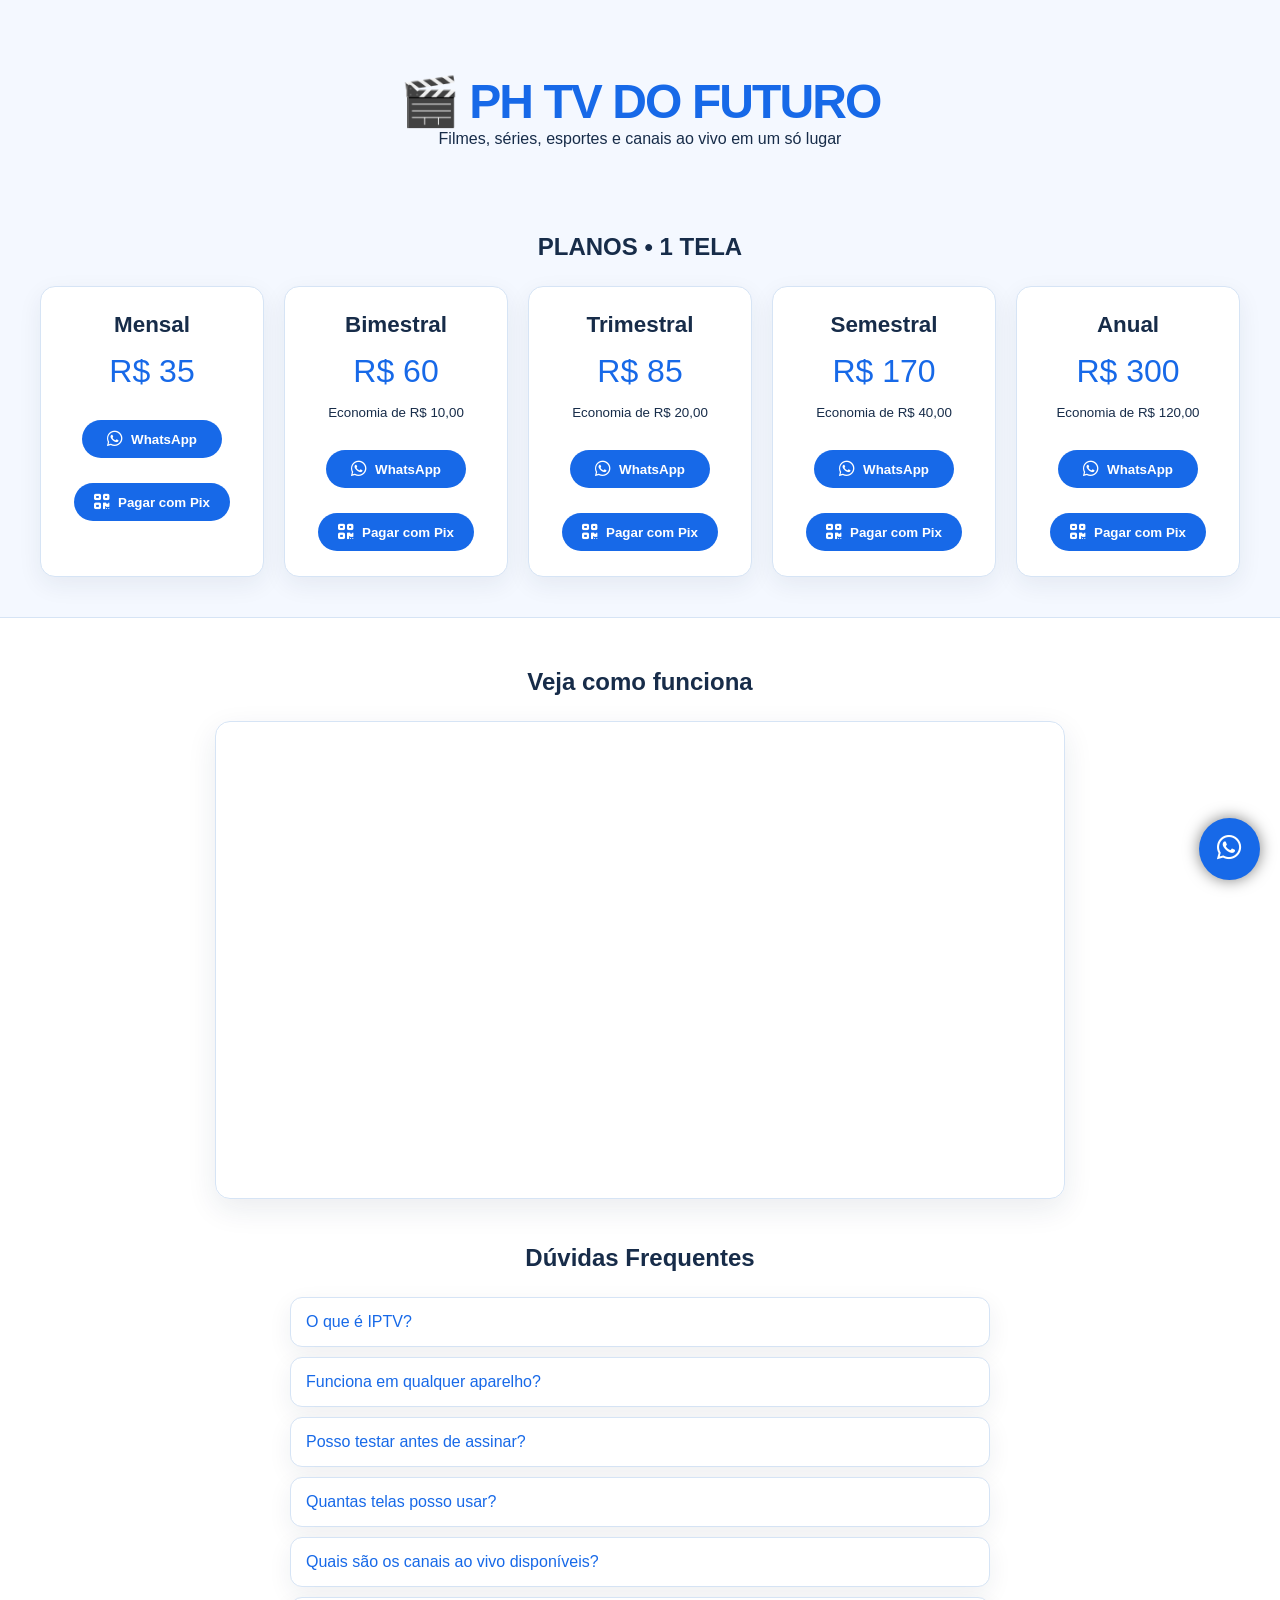
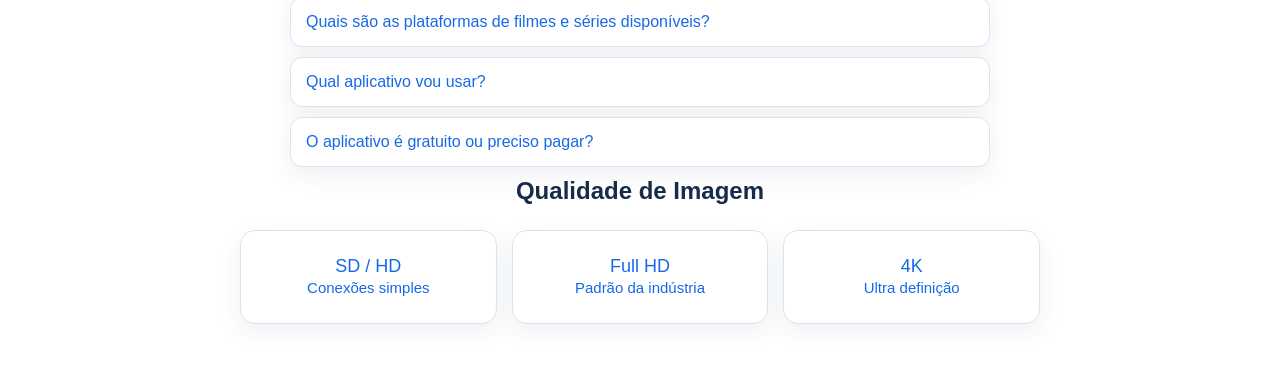
<file: index.html>
<!DOCTYPE html>
<html lang="pt-BR">
<head>
<meta charset="utf-8"/>
<title>PH TV DO FUTURO</title>
<meta content="width=device-width, initial-scale=1.0" name="viewport"/>
<link href="style.css" rel="stylesheet"/>
<link href="https://cdnjs.cloudflare.com/ajax/libs/font-awesome/6.5.1/css/all.min.css" rel="stylesheet"/>
</head>
<body>
<header class="hero">
<h1>🎬 PH TV DO FUTURO</h1>
<p>Filmes, séries, esportes e canais ao vivo em um só lugar</p>
</header>

<section class="plans">
<h2>PLANOS • 1 TELA</h2>
<div class="cards">
<div class="card">
<h3>Mensal</h3>
<p class="price">R$ 35</p>
<div class="btn-group">
<button class="btn btn-whatsapp" onclick="contratarPlano('Mensal', '1 Tela', 35)" type="button"><i class="fa-brands fa-whatsapp"></i> WhatsApp</button>
<button class="btn btn-pix" onclick="abrirPagamentoPix('Mensal', '1 Tela', 35)" type="button"><i class="fa-solid fa-qrcode"></i> Pagar com Pix</button>
</div>
</div>
<div class="card">
<h3>Bimestral</h3>
<p class="price">R$ 60</p>
<small>Economia de R$ 10,00</small>
<div class="btn-group">
<button class="btn btn-whatsapp" onclick="contratarPlano('Bimestral', '1 Tela', 60)" type="button"><i class="fa-brands fa-whatsapp"></i> WhatsApp</button>
<button class="btn btn-pix" onclick="abrirPagamentoPix('Bimestral', '1 Tela', 60)" type="button"><i class="fa-solid fa-qrcode"></i> Pagar com Pix</button>
</div>
</div>
<div class="card">
<h3>Trimestral</h3>
<p class="price">R$ 85</p>
<small>Economia de R$ 20,00</small>
<div class="btn-group">
<button class="btn btn-whatsapp" onclick="contratarPlano('Trimestral', '1 Tela', 85)" type="button"><i class="fa-brands fa-whatsapp"></i> WhatsApp</button>
<button class="btn btn-pix" onclick="abrirPagamentoPix('Trimestral', '1 Tela', 85)" type="button"><i class="fa-solid fa-qrcode"></i> Pagar com Pix</button>
</div>
</div>
<div class="card">
<h3>Semestral</h3>
<p class="price">R$ 170</p>
<small>Economia de R$ 40,00</small>
<div class="btn-group">
<button class="btn btn-whatsapp" onclick="contratarPlano('Semestral', '1 Tela', 170)" type="button"><i class="fa-brands fa-whatsapp"></i> WhatsApp</button>
<button class="btn btn-pix" onclick="abrirPagamentoPix('Semestral', '1 Tela', 170)" type="button"><i class="fa-solid fa-qrcode"></i> Pagar com Pix</button>
</div>
</div>
<div class="card">
<h3>Anual</h3>
<p class="price">R$ 300</p>
<small>Economia de R$ 120,00</small>
<div class="btn-group">
<button class="btn btn-whatsapp" onclick="contratarPlano('Anual', '1 Tela', 300)" type="button"><i class="fa-brands fa-whatsapp"></i> WhatsApp</button>
<button class="btn btn-pix" onclick="abrirPagamentoPix('Anual', '1 Tela', 300)" type="button"><i class="fa-solid fa-qrcode"></i> Pagar com Pix</button>
</div>
</div>
</div>
</section>

<footer class="footer">
<section class="video-section">
<h2>Veja como funciona</h2>
<div class="video-container">
<iframe allow="accelerometer; autoplay; clipboard-write; encrypted-media; gyroscope; picture-in-picture" allowfullscreen="" src="https://www.youtube.com/embed/ogwKqe5_GnQ" title="Vídeo explicativo PH TV DO FUTURO"></iframe>
</div>
</section>
<section class="faq">
<h2>Dúvidas Frequentes</h2>
<div class="faq-item">
<button class="faq-question">O que é IPTV?</button>
<div class="faq-answer">IPTV é a transmissão de canais, filmes e séries pela internet, sem uso de antenas ou cabos tradicionais.</div>
</div>
<div class="faq-item">
<button class="faq-question">Funciona em qualquer aparelho?</button>
<div class="faq-answer">Funciona em Smart TVs, Roku TV, Android TV, TV Box, MI STICK, celular, computador, tablet e outros.</div>
</div>
<div class="faq-item">
<button class="faq-question">Posso testar antes de assinar?</button>
<div class="faq-answer">Sim, oferecemos teste gratuito mediante disponibilidade.</div>
</div>
<div class="faq-item">
<button class="faq-question">Quantas telas posso usar?</button>
<div class="faq-answer">Todos os planos disponíveis incluem 1 tela por vez.</div>
</div>
<div class="faq-item">
<button class="faq-question">Quais são os canais ao vivo disponíveis?</button>
<div class="faq-answer">Globo, SBT, BAND, RECORD, PREMIERE, ESPN, ESPORTES, SPORTV, TELECINE, HBO, DISCOVERY, PPV Esporte, INFANTIL, NOTÍCIAS, DESENHOS 24H, SÉRIES 24H, entre outros.</div>
</div>
<div class="faq-item">
<button class="faq-question">Quais são as plataformas de filmes e séries disponíveis?</button>
<div class="faq-answer">Netflix, Apple TV+, Discovery+, Prime Vídeo, Disney+, Globoplay, Max, Paramount+, Star+, AMC Plus, Crunchyroll, Funimation Now, entre outros.</div>
</div>
<div class="faq-item">
<button class="faq-question">Qual aplicativo vou usar?</button>
<div class="faq-answer">Vai depender do sistema de sua televisão ou aparelho conectado a ela, oferecemos uma lista de alguns aplicativos para conexão.</div>
</div>
<div class="faq-item">
<button class="faq-question">O aplicativo é gratuito ou preciso pagar?</button>
<div class="faq-answer">É possível utilizar aplicativos <strong>gratuitos</strong>, porém recomendamos os <strong>aplicativos pagos</strong>, pois oferecem maior segurança e estabilidade.<br/>O valor varia entre <strong>R$ 30 e R$ 50 por ano</strong>, com pagamento <strong>único anual</strong>.</div>
</div>
</section>
<section class="quality">
<h2>Qualidade de Imagem</h2>
<div class="quality-cards">
<div class="quality-card">SD / HD<br/><small>Conexões simples</small></div>
<div class="quality-card">Full HD<br/><small>Padrão da indústria</small></div>
<div class="quality-card">4K<br/><small>Ultra definição</small></div>
</div>
</section>
</footer>
<a aria-label="Falar no WhatsApp" class="whatsapp-float" href="#" onclick="whats('Olá! Quero mais informações sobre os planos IPTV')"><i class="fa-brands fa-whatsapp"></i></a>
<script>
const WHATSAPP = "5562999288729";
const PLANOS = Object.freeze({
  "Mensal": 35,
  "Bimestral": 60,
  "Trimestral": 85,
  "Semestral": 170,
  "Anual": 300
});
function formatarMoeda(valor) {
  return valor.toLocaleString("pt-BR", {style:"currency", currency:"BRL"});
}
function contratarPlano(nomePlano, telas, valor) {
  if (telas !== "1 Tela" || PLANOS[nomePlano] !== valor) return;
  const texto = `Olá! Quero contratar o plano ${nomePlano} – 1 Tela da PH TV DO FUTURO.

Valor: ${formatarMoeda(valor)}`;
  window.open(`https://wa.me/${WHATSAPP}?text=${encodeURIComponent(texto)}`, "_blank", "noopener,noreferrer");
}
function abrirPagamentoPix(nomePlano, telas, valor) {
  if (telas !== "1 Tela" || PLANOS[nomePlano] !== valor) return;
  const parametros = new URLSearchParams({plano:nomePlano, telas:"1 Tela"});
  window.location.href = `checkout.html?${parametros.toString()}`;
}
function whats(texto) {
  window.open(`https://wa.me/${WHATSAPP}?text=${encodeURIComponent(texto)}`, "_blank", "noopener,noreferrer");
}
document.querySelectorAll(".faq-question").forEach(btn => {
  btn.addEventListener("click", () => {
    const answer = btn.nextElementSibling;
    answer.style.display = answer.style.display === "block" ? "none" : "block";
  });
});
</script>
</body>
</html>
</file>
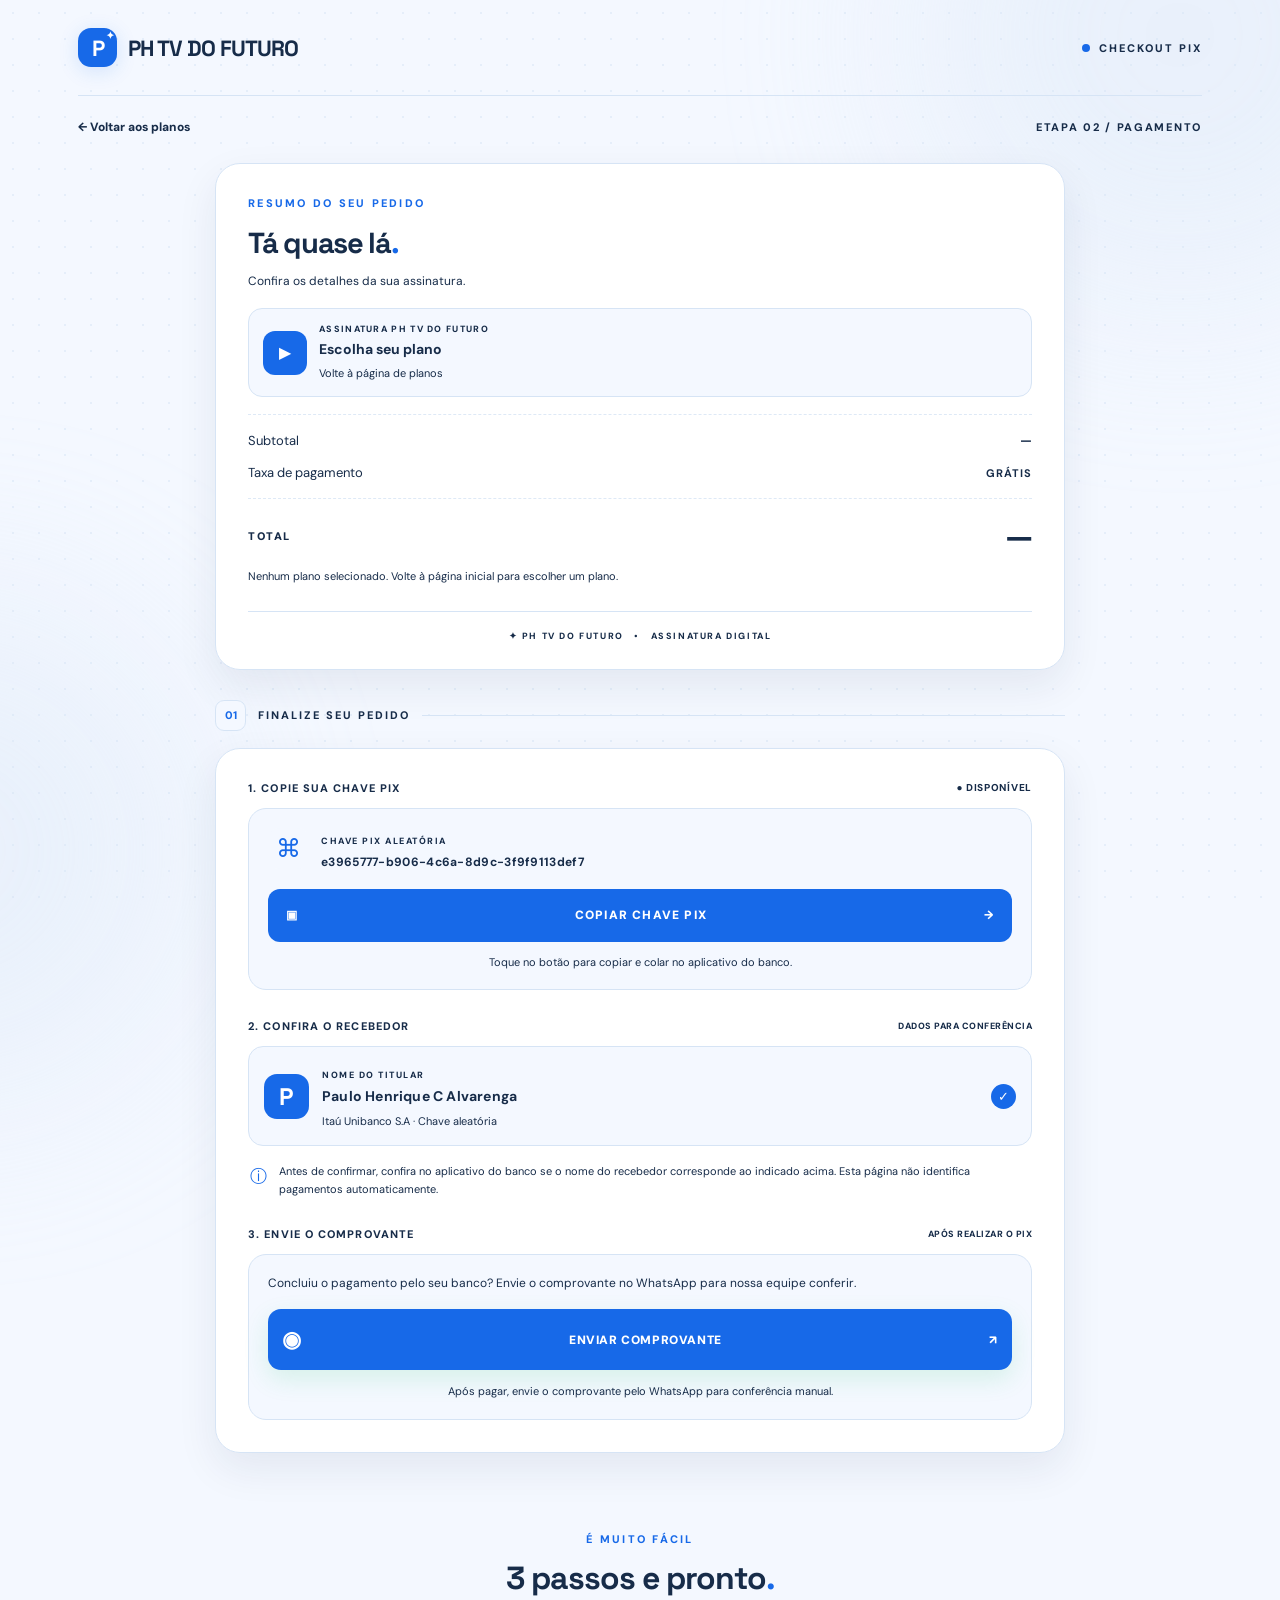
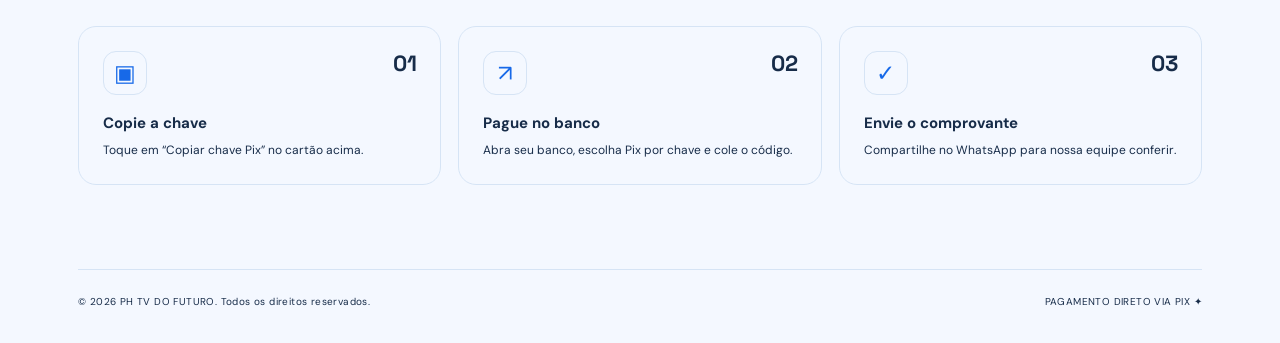
<file: checkout.html>
<!doctype html>
<html lang="pt-BR">
<head>
<meta charset="utf-8"><meta name="viewport" content="width=device-width,initial-scale=1"><meta name="theme-color" content="#f5f9ff"><meta name="description" content="Pagamento Pix PH TV DO FUTURO — rápido, direto e fácil de copiar."><title>Finalizar pagamento • PH TV DO FUTURO</title>
<link rel="preconnect" href="https://fonts.googleapis.com"><link rel="preconnect" href="https://fonts.gstatic.com" crossorigin><link href="https://fonts.googleapis.com/css2?family=DM+Sans:wght@400;500;600;700;800&family=Space+Grotesk:wght@400;500;600;700&display=swap" rel="stylesheet"><link rel="stylesheet" href="checkout.css"><script src="checkout.js" defer></script>
</head>
<body>
<div class="noise" aria-hidden="true"></div><div class="glow glow-a" aria-hidden="true"></div><div class="glow glow-b" aria-hidden="true"></div>
<div class="site">
<header class="nav"><a class="logo" href="index.html" aria-label="PH TV DO FUTURO, voltar aos planos"><span class="logo-icon">P<span>✦</span></span><span>PH TV DO FUTURO</span></a><span class="nav-right"><span class="live-dot"></span> CHECKOUT PIX</span></header>
<main>
<div class="breadcrumb"><a href="index.html">← Voltar aos planos</a><span>ETAPA 02 / PAGAMENTO</span></div>

<section class="summary-card" aria-label="Resumo do pedido"><div class="summary-top"><span class="micro">RESUMO DO SEU PEDIDO</span><h2>Tá quase lá<span class="logo-dot">.</span></h2><p>Confira os detalhes da sua assinatura.</p></div><div class="product-line"><div class="product-icon">▶</div><div><small>ASSINATURA PH TV DO FUTURO</small><strong id="planName">Escolha seu plano</strong><span id="screenCount">Volte à página de planos</span></div></div><div class="separator"></div><div class="row-info"><span>Subtotal</span><strong id="orderValue">—</strong></div><div class="row-info"><span>Taxa de pagamento</span><strong class="free">GRÁTIS</strong></div><div class="separator"></div><div class="summary-total"><span>TOTAL</span><strong id="totalValue">—</strong></div><p id="orderHelp" class="order-help">Selecione um plano na página inicial para visualizar o valor.</p><div class="summary-foot">✦ PH TV DO FUTURO <span>•</span> ASSINATURA DIGITAL</div></section>
<div class="stage-label"><span>01</span> FINALIZE SEU PEDIDO <i></i></div>
<div class="columns"><section class="pay-card" aria-label="Finalizar pedido com Pix"><div id="configurationWarning" class="alert" hidden>Configure os dados Pix antes de publicar.</div>
<div class="label-line"><span>1. COPIE SUA CHAVE PIX</span><span class="tiny-check">● DISPONÍVEL</span></div>
<div class="pix-block"><div class="pix-block-top"><div class="key-icon">⌘</div><div><span>CHAVE PIX ALEATÓRIA</span><strong id="displayKey">e3965777-b906-4c6a-8d9c-3f9f9113def7</strong></div></div><input id="pixKey" type="text" readonly aria-label="Chave Pix" spellcheck="false"><button type="button" class="primary-button" id="copyButton"><span id="copyIcon">▣</span> <span id="copyLabel">COPIAR CHAVE PIX</span><span>→</span></button><p class="copy-note" id="feedback" role="status" aria-live="polite">Toque no botão para copiar e colar no aplicativo do banco.</p></div>
<div class="label-line"><span>2. CONFIRA O RECEBEDOR</span><span class="label-info">DADOS PARA CONFERÊNCIA</span></div>
<div class="receiver"><div class="receiver-avatar" id="avatar">P</div><div class="receiver-info"><small>NOME DO TITULAR</small><strong id="recipientName">Paulo Henrique Cachappuz Alvarenga</strong><span id="recipientType">Banco Itaú · Chave aleatória</span></div><div class="receiver-mark">✓</div></div>
<div class="note"><span>ⓘ</span><p>Antes de confirmar, confira no aplicativo do banco se o nome do recebedor corresponde ao indicado acima. Esta página não identifica pagamentos automaticamente.</p></div>
<div class="label-line proof-label"><span>3. ENVIE O COMPROVANTE</span><span class="label-info">APÓS REALIZAR O PIX</span></div>
<div class="proof-block"><p class="proof-instruction">Concluiu o pagamento pelo seu banco? Envie o comprovante no WhatsApp para nossa equipe conferir.</p><a class="whatsapp-button" id="whatsappLink" target="_blank" rel="noopener noreferrer" href="#"><span class="wa-icon">◉</span><span>ENVIAR COMPROVANTE</span><span>↗</span></a><p class="proof-note">Após pagar, envie o comprovante pelo WhatsApp para conferência manual.</p></div>
</section>
</div>
<section class="howto"><div class="howto-heading"><span class="micro">É MUITO FÁCIL</span><h2>3 passos e pronto<span class="logo-dot">.</span></h2></div><div class="step-grid"><div class="step"><span class="step-num">01</span><div class="step-glyph">▣</div><h3>Copie a chave</h3><p>Toque em “Copiar chave Pix” no cartão acima.</p></div><div class="step"><span class="step-num">02</span><div class="step-glyph">↗</div><h3>Pague no banco</h3><p>Abra seu banco, escolha Pix por chave e cole o código.</p></div><div class="step"><span class="step-num">03</span><div class="step-glyph">✓</div><h3>Envie o comprovante</h3><p>Compartilhe no WhatsApp para nossa equipe conferir.</p></div></div></section>
</main><footer><span>© <span id="year"></span> PH TV DO FUTURO. Todos os direitos reservados.</span><span>PAGAMENTO DIRETO VIA PIX ✦</span></footer>
</div><div class="toast" id="toast" role="status" aria-live="polite"></div>
</body></html>
</file>
<file: style.css>
/* RESET */
* {
  margin: 0;
  padding: 0;
  box-sizing: border-box;
  font-family: "Segoe UI", Arial, sans-serif;
}

/* 🧱 BASE */
html, body {
  width: 100%;
  min-height: 100%;
  background-color: #0d1117;
  overscroll-behavior: none;
}

/* 🎨 PALETA GITHUB */
:root {
  --bg-main: #0d1117;
  --bg-card: #161b22;
  --bg-soft: #0d1117;
  --border: #30363d;

  --primary: #2f81f7;
  --primary-hover: #58a6ff;

  --text-main: #c9d1d9;
  --text-muted: #8b949e;
}

/* FUNDO FIXO REAL (SEM BUG MOBILE) */
body::before {
  content: "";
  position: fixed;
  inset: 0;
  background:
    linear-gradient(rgba(13,17,23,.9), rgba(13,17,23,.98)),
    url("https://696a5adc093e5846cd3b659a.imgix.net/Best%20Netflix%20Background%20Dc.jpg");
  background-size: cover;
  background-position: center top;
  background-repeat: no-repeat;
  z-index: -1;
}

/* BODY */
body {
  color: var(--text-main);
}

/* HERO */
.hero {
  text-align: center;
  padding: 80px 20px;
}

.hero h1 {
  font-size: 3em;
  color: var(--primary);
  text-shadow: 0 4px 20px rgba(0,0,0,.9);
}

.hero p {
  color: var(--text-muted);
}

/* SEÇÕES */
.plans {
  padding: 40px 20px;
  text-align: center;
}

.plans h2 {
  margin-bottom: 25px;
}

/* GRID */
.cards {
  display: grid;
  grid-template-columns: repeat(auto-fit, minmax(220px, 1fr));
  gap: 20px;
}

/* 🔵 ANIMAÇÃO */
@keyframes activeGlow {
  0% {
    transform: translateY(0);
    box-shadow: 0 0 15px rgba(47,129,247,.25);
  }
  50% {
    transform: translateY(-6px);
    box-shadow:
      0 0 25px rgba(47,129,247,.55),
      0 0 45px rgba(47,129,247,.35);
  }
  100% {
    transform: translateY(0);
    box-shadow: 0 0 15px rgba(47,129,247,.25);
  }
}

/* CARD */
.card {
  background: var(--bg-card);
  padding: 25px;
  border-radius: 15px;
  border: 1px solid var(--border);
  animation: activeGlow 12s ease-in-out infinite;
  transition: none;
}

/* DELAYS */
.card:nth-child(1) { animation-delay: 0s; }
.card:nth-child(2) { animation-delay: 3s; }
.card:nth-child(3) { animation-delay: 6s; }
.card:nth-child(4) { animation-delay: 9s; }

.card h3 {
  font-size: 1.4em;
}

/* PREÇO */
.price {
  font-size: 2em;
  margin: 15px 0;
  color: var(--primary);
}

.card small {
  display: block;
  margin-top: 5px;
  color: var(--text-muted);
}

/* BOTÃO */
.card button {
  margin-top: 15px;
  padding: 10px 20px;
  border: none;
  border-radius: 30px;
  background: var(--primary);
  color: #fff;
  cursor: pointer;
}

.card button:hover {
  background: var(--primary-hover);
}

/* WHATSAPP */
.whatsapp-float {
  position: fixed;
  bottom: 20px;
  right: 20px;
  background: var(--primary);
  color: #fff;
  font-size: 28px;
  padding: 15px 18px;
  border-radius: 50%;
  text-decoration: none;
  box-shadow: 0 0 15px rgba(0,0,0,.5);
}

/* RODAPÉ */
.footer {
  background: rgba(13,17,23,.95);
  padding: 50px 20px;
}

/* TITULOS */
.footer h2 {
  text-align: center;
  margin-bottom: 25px;
  color: var(--text-main);
}

/* FAQ */
.faq-item {
  max-width: 700px;
  margin: 10px auto;
  background: var(--bg-card);
  border-radius: 12px;
  border: 1px solid var(--border);
  overflow: hidden;
}

.faq-question {
  width: 100%;
  background: none;
  border: none;
  padding: 15px;
  color: var(--primary);
  font-size: 16px;
  text-align: left;
  cursor: pointer;
}

.faq-answer {
  display: none;
  padding: 15px;
  color: var(--text-muted);
  background: var(--bg-soft);
}

/* QUALIDADE */
.quality-cards {
  display: grid;
  grid-template-columns: repeat(auto-fit, minmax(200px,1fr));
  gap: 15px;
  max-width: 800px;
  margin: auto;
}

.quality-card {
  background: var(--bg-card);
  padding: 25px;
  border-radius: 15px;
  border: 1px solid var(--border);
  text-align: center;
  color: var(--primary);
  font-size: 18px;
}

/* DISPOSITIVOS */
.device-grid {
  display: grid;
  grid-template-columns: repeat(auto-fit, minmax(140px,1fr));
  gap: 15px;
  max-width: 800px;
  margin: auto;
}

.device-grid span {
  background: var(--bg-card);
  padding: 15px;
  border-radius: 30px;
  text-align: center;
  border: 1px solid var(--border);
}

/* BOTÕES WHATSAPP / TELEGRAM (PLANOS) */
.btn-group {
  display: flex;
  gap: 10px;
  justify-content: center;
  flex-wrap: wrap;
  margin-top: 15px;
}

.btn {
  display: inline-flex;
  align-items: center;
  justify-content: center;
  gap: 8px;
  padding: 10px 16px;
  border: none;
  border-radius: 30px;
  color: #fff;
  cursor: pointer;
  font-weight: 600;
  min-width: 140px;
}

.btn i {
  font-size: 18px;
}

/* Cores por app */
.btn-whatsapp {
  background: #25D366;
}

.btn-whatsapp:hover {
  filter: brightness(1.05);
}

.btn-telegram {
  background: #0088cc;
}

.btn-telegram:hover {
  filter: brightness(1.05);
}

/* TELEGRAM FLOAT */
.telegram-float {
  position: fixed;
  bottom: 90px;
  right: 20px;
  background: #0088cc;
  color: #fff;
  font-size: 28px;
  padding: 15px 18px;
  border-radius: 50%;
  text-decoration: none;
  box-shadow: 0 0 15px rgba(0,0,0,.5);
}

/* =========================
   VÍDEO YOUTUBE CENTRALIZADO
========================= */

.video-section {
  width: 100%;
  text-align: center;
  margin-bottom: 45px;
}

.video-section h2 {
  margin-bottom: 25px;
  color: var(--text-main);
}


/* Caixa do vídeo */
.video-container {
  width: 90%;
  max-width: 850px;
  aspect-ratio: 16 / 9;
  margin: 0 auto;
  position: relative;
  overflow: hidden;
  border-radius: 15px;
  border: 1px solid var(--border);
  box-shadow: 0 0 25px rgba(0,0,0,.5);
}


/* Player Youtube */
.video-container iframe {
  width: 100%;
  height: 100%;
  border: 0;
  display: block;
}


/* Ajuste para celular */
@media(max-width:600px){

  .video-container {
    width: 95%;
    border-radius: 12px;
  }

}

/* Ação Pix ao lado do WhatsApp nos cartões de planos */
.card .btn-pix { background: linear-gradient(135deg,#21bfae,#137eae); color: #fff; }
.card .btn-pix:hover { background: linear-gradient(135deg,#29d5be,#228fce); }



/* PH TV DO FUTURO — identidade oficial */
:root {
  --bg-main:#F4F8FF;
  --bg-card:#FFFFFF;
  --bg-soft:#F4F8FF;
  --border:#D6E4F5;
  --primary:#1769E8;
  --primary-hover:#172C49;
  --text-main:#172C49;
  --text-muted:#172C49;
}
html,body { background:#F4F8FF; color:#172C49; }
body::before { background:linear-gradient(145deg,#FFFFFF,#F4F8FF); }
.hero { padding:74px 20px 45px; }
.hero h1 { color:#1769E8; text-shadow:none; letter-spacing:-.04em; }
.hero p { color:#172C49; }
.plans { max-width:1240px; margin:auto; }
.plans h2,.footer h2 { color:#172C49; }
.card,.faq-item,.quality-card,.device-grid span {
  background:#FFFFFF; border:1px solid #D6E4F5;
  box-shadow:0 8px 24px rgba(23,44,73,.07);
}
.card { animation:none; transition:transform .2s ease,box-shadow .2s ease; }
.card:hover { transform:translateY(-4px); box-shadow:0 12px 28px rgba(23,44,73,.12); }
.price,.quality-card,.faq-question { color:#1769E8; }
.card button,.card .btn-pix,.card .btn-whatsapp,.whatsapp-float {
  background:#1769E8 !important; color:#FFFFFF;
}
.card button:hover,.card .btn-pix:hover,.card .btn-whatsapp:hover,.whatsapp-float:hover {
  background:#172C49 !important; color:#FFFFFF;
}
.footer { background:#FFFFFF; border-top:1px solid #D6E4F5; }
.faq-answer { color:#172C49; background:#F4F8FF; }
.video-container { border:1px solid #D6E4F5; box-shadow:0 10px 30px rgba(23,44,73,.09); }
@media(max-width:600px) {
  .hero { padding:55px 18px 35px; }
  .hero h1 { font-size:2.45rem; }
  .plans { padding:30px 16px; }
}
</file>
<file: checkout.css>
:root{color-scheme:dark;--bg:#060a17;--line:#242e49;--muted:#9daac6;--blue:#347cff;--aqua:#72d7ff;--white:#f4f7ff}*{box-sizing:border-box}html{scroll-behavior:smooth}body{margin:0;background:var(--bg);color:var(--white);font-family:'DM Sans',Arial,sans-serif;min-height:100vh;overflow-x:hidden}button,input{font:inherit}button,a{-webkit-tap-highlight-color:transparent}a{text-decoration:none;color:inherit}.noise{position:fixed;inset:0;background-image:radial-gradient(#7da8ff13 1px,transparent 1px);background-size:26px 26px;pointer-events:none;opacity:.5;z-index:-1}.glow{position:fixed;border-radius:50%;filter:blur(95px);pointer-events:none;z-index:-1}.glow-a{width:540px;height:540px;background:#1550c02e;top:-235px;right:-170px}.glow-b{width:500px;height:500px;background:#145bad20;top:600px;left:-300px}.site{max-width:1180px;margin:auto;padding:0 28px}.nav{height:96px;display:flex;align-items:center;justify-content:space-between;border-bottom:1px solid #ffffff12}.logo{font-family:'Space Grotesk',sans-serif;font-weight:700;font-size:22px;display:flex;align-items:center;gap:11px;letter-spacing:-1px}.logo-icon{width:39px;height:39px;border-radius:13px;background:linear-gradient(140deg,#72caff,#336dff);display:grid;place-items:center;color:#fff;box-shadow:0 4px 23px #347cff70;position:relative}.logo-icon span{position:absolute;font-size:10px;right:4px;top:1px}.logo-dot{color:#59b9ff}.nav-right{color:#b9c8e6;font-size:11px;letter-spacing:2px;font-weight:800;display:flex;align-items:center;gap:9px}.live-dot{width:8px;height:8px;background:#54dbad;border-radius:50%;box-shadow:0 0 13px #54dbad;animation:pulse 2s infinite}.breadcrumb{display:flex;align-items:center;justify-content:space-between;padding-top:23px;color:#667a9f;font-size:11px;letter-spacing:1.7px;font-weight:800}.breadcrumb a{color:#a8b9d6;font-size:12px;letter-spacing:0;transition:color .2s}.breadcrumb a:hover{color:#fff}.intro{display:grid;grid-template-columns:1.2fr .8fr;align-items:center;min-height:327px;gap:10px;position:relative}.micro,.overline{color:#6db6ff;font-size:11px;font-weight:800;letter-spacing:2.25px}.star{margin-right:6px}.intro h1{font-family:'Space Grotesk',sans-serif;font-size:clamp(43px,5vw,66px);letter-spacing:-3px;line-height:1.08;margin:16px 0 14px;font-weight:700}.shine{background:linear-gradient(90deg,#5c9fff,#87e6ff,#5c9fff);background-size:250%;background-clip:text;color:transparent;animation:shimmer 7s linear infinite}.intro p{color:var(--muted);max-width:520px;line-height:1.7;font-size:15px}.intro-points{display:flex;flex-wrap:wrap;gap:20px;margin-top:27px;color:#d7e4fb;font-size:12px;font-weight:700}.intro-points span::first-letter{color:#72d7ff}.floating-art{height:285px;position:relative;display:flex;align-items:center;justify-content:center}.halo{position:absolute;width:260px;height:260px;border:1px solid #4b80dd3b;border-radius:50%;box-shadow:0 0 0 30px #1554ca09,0 0 0 60px #1554ca08;transform:rotate(-20deg)}.orb{width:176px;height:176px;border-radius:38px;transform:rotate(-16deg);background:linear-gradient(135deg,#66c8ff 0%,#2861ed 55%,#0f2a8d 100%);box-shadow:0 30px 80px #145dff55,inset 0 2px 2px #ffffff94;border:1px solid #ffffff70;display:grid;place-items:center;animation:float 6s ease-in-out infinite}.orb-inside{transform:rotate(16deg);font-family:'Space Grotesk';font-size:68px;font-weight:700;text-shadow:0 4px 18px #153b8e}.orb-inside span{display:block;text-align:center;font-size:16px;letter-spacing:9px;padding-left:9px;margin-top:-17px}.art-chip{position:absolute;padding:13px 17px;background:#131f3be8;border:1px solid #5476b766;backdrop-filter:blur(16px);border-radius:15px;font-size:20px;display:flex;gap:10px;align-items:center;box-shadow:0 16px 40px #0005}.art-chip span{font-size:9px;letter-spacing:1px;line-height:1.6;font-weight:600}.art-chip strong{font-size:10px}.chip-top{top:40px;right:10px;transform:rotate(7deg)}.chip-bottom{bottom:26px;left:12px;transform:rotate(-7deg)}.stage-label{display:flex;align-items:center;gap:12px;font-size:11px;letter-spacing:2px;font-weight:800;color:#bac8e0;margin:7px 0 18px}.stage-label span{display:grid;place-items:center;width:31px;height:31px;background:#193c87;border:1px solid #3279ff;border-radius:9px;color:#acd0ff;letter-spacing:0}.stage-label i{height:1px;flex:1;background:linear-gradient(90deg,#2e446c,transparent)}.columns{display:grid;grid-template-columns:minmax(0,1.45fr) minmax(300px,.9fr);gap:22px;align-items:stretch}.pay-card,.summary-card{border-radius:25px;border:1px solid #34426691;box-shadow:0 20px 70px #0006;overflow:hidden}.pay-card{background:linear-gradient(145deg,#131e39,#0c1429 70%);padding:32px}.pay-header,.pay-heading,.pix-block-top,.receiver,.product-line{display:flex;align-items:center}.pay-header{justify-content:space-between;gap:12px;margin-bottom:26px}.pay-heading{gap:15px}.pay-heading h2{font-family:'Space Grotesk';font-size:23px;letter-spacing:-.8px;margin:5px 0 0}.pay-icon{border:1px solid #3e6fc1;width:52px;height:52px;display:grid;place-items:center;border-radius:16px;background:#17458d55;color:#89cbff;font-size:32px}.overline{font-size:9px;letter-spacing:1.7px}.pix-tag{background:#d9edff;color:#1555b7;padding:8px 12px;font-size:12px;font-weight:900;letter-spacing:1.8px;border-radius:9px}.alert{padding:12px;background:#513412;color:#ffcb88;border:1px solid #a87329;margin-bottom:18px;border-radius:10px}.amount-pill{background:linear-gradient(110deg,#1f58cc,#256df5 65%,#348bf9);border:1px solid #82bdff77;border-radius:17px;padding:18px 22px;margin-bottom:29px;display:flex;align-items:center;justify-content:space-between;box-shadow:0 16px 35px #1255d63b}.amount-pill span{font-size:10px;letter-spacing:2px;font-weight:800;color:#cfe5ff}.amount-pill strong{display:block;font-family:'Space Grotesk';font-size:33px;letter-spacing:-1px;margin-top:5px}.amount-pill-icon{width:43px;height:43px;border-radius:50%;border:1px solid #ffffff77;display:grid;place-items:center;font-size:24px!important}.label-line{display:flex;justify-content:space-between;align-items:center;margin:0 0 13px;gap:8px;color:#dce7ff;font-size:11px;font-weight:800;letter-spacing:1.1px}.tiny-check{color:#7ee6b6;font-size:10px;letter-spacing:.7px}.label-info{color:#7487a9;font-size:9px;letter-spacing:.5px}.pix-block{background:#0b1329;border:1px solid #3c5580;border-radius:18px;padding:19px;margin-bottom:29px}.pix-block-top{gap:12px;min-width:0}.key-icon{flex-shrink:0;display:grid;place-items:center;background:#224e99;border-radius:12px;width:41px;height:41px;color:#b7dfff;font-size:25px}.pix-block-top>div:last-child{min-width:0}.pix-block-top span{font-size:9px;font-weight:800;color:#8fa6cf;letter-spacing:1.5px}.pix-block-top strong{display:block;font-size:12px;margin-top:5px;overflow-wrap:anywhere;font-weight:700;color:#f3f7ff;letter-spacing:.3px}#pixKey{position:absolute;left:-9999px;width:1px;height:1px}.primary-button{width:100%;display:flex;align-items:center;justify-content:space-between;gap:8px;margin-top:19px;border:0;border-radius:12px;color:#071633;background:linear-gradient(90deg,#a4e6ff,#5cb4ff);font-weight:900;font-size:12px;letter-spacing:1.2px;cursor:pointer;min-height:53px;padding:0 18px;box-shadow:0 9px 24px #49a6ff3b;transition:transform .2s,filter .2s}.primary-button:hover{transform:translateY(-2px);filter:brightness(1.06)}.primary-button:disabled{opacity:.55;cursor:not-allowed}.copy-note{font-size:11px;color:#92a6c8;text-align:center;margin:12px 0 0;line-height:1.5}.copy-note.success{color:#79e3bb}.copy-note.error{color:#ff9e9e}.receiver{gap:13px;border:1px solid #314161;background:#111d36;padding:15px;border-radius:15px}.receiver-avatar{height:45px;width:45px;flex-shrink:0;border-radius:13px;background:linear-gradient(135deg,#408cf4,#174aaf);display:grid;place-items:center;font-family:'Space Grotesk';font-weight:800;font-size:24px}.receiver-info{flex:1;min-width:0}.receiver-info small{color:#829ac0;font-size:9px;letter-spacing:1.5px;font-weight:800}.receiver-info strong{display:block;margin:4px 0;font-size:14px;letter-spacing:.2px}.receiver-info>span{font-size:11px;color:#9dafcf}.receiver-mark{display:grid;place-items:center;background:#1f6d58;color:#b4ffdf;width:25px;height:25px;border-radius:50%;font-size:13px;flex-shrink:0}.note{display:flex;gap:12px;color:#a3b2ce;font-size:11px;line-height:1.6;padding:17px 2px 0}.note>span{font-size:17px;color:#76aaf6}.note p{margin:0}.summary-card{background:linear-gradient(165deg,#17284c,#0d182e 80%);padding:32px;display:flex;flex-direction:column}.summary-top h2{font-family:'Space Grotesk';font-size:29px;letter-spacing:-1.3px;margin:12px 0 4px}.summary-top p{font-size:12px;color:#a7b5d0}.product-line{gap:12px;margin-top:26px;background:#172a4e;border:1px solid #375281;border-radius:14px;padding:14px}.product-icon{display:grid;place-items:center;background:linear-gradient(145deg,#2878ff,#16449d);width:44px;height:44px;flex-shrink:0;border-radius:12px}.product-line small{display:block;font-size:9px;font-weight:800;letter-spacing:1.3px;color:#93a9cc}.product-line strong{display:block;margin:5px 0 3px;font-size:14px}.product-line span{color:#99acce;font-size:11px}.separator{border-top:1px dashed #43608a;opacity:.8;margin:25px 0}.row-info,.summary-total{display:flex;align-items:center;justify-content:space-between;gap:10px}.row-info{font-size:13px;color:#aabbda;margin:0 0 15px}.row-info strong{color:#e7f0ff}.row-info .free{color:#69e4b2;font-size:11px;letter-spacing:1px}.summary-total>span{font-size:11px;letter-spacing:1.6px;font-weight:900}.summary-total strong{font-family:'Space Grotesk';font-size:32px;letter-spacing:-1px}.order-help{font-size:11px;line-height:1.6;color:#90a4c8;margin:12px 0 25px}.whatsapp-button{display:flex;justify-content:space-between;gap:10px;align-items:center;text-align:center;background:#26c86b;padding:16px 14px;border-radius:13px;color:#072715;font-weight:900;font-size:12px;letter-spacing:.6px;transition:filter .2s,transform .2s}.whatsapp-button:hover{filter:brightness(1.1);transform:translateY(-2px)}.wa-icon{font-size:22px}.proof-note{font-size:11px;text-align:center;color:#9daecb;line-height:1.5;margin:15px 0}.summary-foot{border-top:1px solid #334568;margin-top:auto;padding-top:27px;color:#718ab2;font-size:9px;letter-spacing:1.6px;font-weight:800;text-align:center}.summary-foot span{margin:0 7px}.howto{padding:74px 0 84px}.howto-heading{text-align:center}.howto h2{font-family:'Space Grotesk';font-size:32px;margin:10px 0 28px;letter-spacing:-1px}.step-grid{display:grid;grid-template-columns:repeat(3,1fr);gap:17px}.step{border:1px solid #24365a;background:#0d162a;border-radius:18px;padding:24px;position:relative}.step-num{position:absolute;top:22px;right:23px;color:#506b9d;font-family:'Space Grotesk';font-size:22px;font-weight:700}.step-glyph{height:44px;width:44px;border:1px solid #375a91;border-radius:13px;color:#8cb9ff;background:#14336a69;display:grid;place-items:center;font-size:23px}.step h3{font-size:15px;margin:18px 0 7px}.step p{font-size:12px;color:#96a6c4;line-height:1.7;margin:0}footer{display:flex;justify-content:space-between;gap:12px;border-top:1px solid #1f3152;padding:25px 0 35px;color:#687b9e;font-size:10px;letter-spacing:.4px}.toast{position:fixed;bottom:25px;left:50%;transform:translate(-50%,110px);background:#c7ffdf;color:#113b25;padding:14px 22px;border-radius:12px;font-size:13px;font-weight:800;box-shadow:0 15px 55px #0009;opacity:0;pointer-events:none;transition:.3s;z-index:5;width:max-content;max-width:90vw;text-align:center}.toast.open{transform:translate(-50%,0);opacity:1}@keyframes pulse{50%{box-shadow:0 0 0 6px #54dbad16}}@keyframes float{50%{transform:translateY(-13px) rotate(-12deg)}}@keyframes shimmer{to{background-position:250%}}@media(max-width:900px){.intro{grid-template-columns:1fr .6fr}.floating-art{transform:scale(.8)}.columns{grid-template-columns:1fr 330px}.pay-card,.summary-card{padding:23px}}@media(max-width:720px){.site{padding:0 17px}.nav{height:76px}.logo{font-size:18px}.nav-right{font-size:9px;letter-spacing:1px}.intro{display:block;min-height:0;padding:48px 0 31px}.intro h1{font-size:clamp(39px,9vw,58px);letter-spacing:-2px}.intro p{font-size:14px}.intro-points{gap:10px 16px}.floating-art{display:none}.columns{grid-template-columns:1fr}.summary-card{grid-row:1}.summary-card,.pay-card{padding:22px;border-radius:19px}.summary-top h2{font-size:25px}.summary-top p{margin-bottom:0}.product-line{margin-top:18px}.separator{margin:19px 0}.summary-foot{display:none}.order-help{margin-bottom:18px}.pay-heading h2{font-size:20px}.pay-icon{height:44px;width:44px}.pay-header{margin-bottom:20px}.amount-pill{padding:15px}.amount-pill strong{font-size:28px}.pix-block{padding:15px}.step-grid{grid-template-columns:1fr}.howto{padding:52px 0}.step{padding:19px}.howto h2{font-size:27px}footer{flex-direction:column;text-align:center}.label-info{display:none}}@media(prefers-reduced-motion:reduce){*,*:before,*:after{animation-duration:.01ms!important;transition-duration:.01ms!important}}

/* Ordem de pagamento: copiar chave, conferir recebedor, enviar comprovante */
.proof-label{margin-top:29px}
.proof-block{background:linear-gradient(145deg,#10263a,#0b182b);border:1px solid #2b6159;border-radius:18px;padding:19px}
.proof-instruction{color:#c0d2e8;font-size:12px;line-height:1.65;margin:0 0 15px}
.proof-block .whatsapp-button{box-shadow:0 9px 25px #26c86b26;min-height:55px}
.proof-block .proof-note{margin:13px 0 0}
@media(max-width:720px){.summary-card{grid-row:auto}.proof-block{padding:16px}}

/* Checkout: resumo antes de finalizar, sem cabeçalho e valor duplicado */
main>.summary-card{max-width:850px;margin:28px auto 30px;display:block;padding:27px 32px}
main>.summary-card .product-line{margin-top:19px}
main>.summary-card .separator{margin:17px 0}
main>.summary-card .summary-foot{margin-top:24px;padding-top:18px}
.stage-label{max-width:850px;margin:0 auto 17px}
.columns{display:block;max-width:850px;margin:0 auto}
.columns .pay-card{width:100%}
.pay-card>.label-line:first-of-type{margin-top:2px}
@media(max-width:720px){main>.summary-card{margin:20px auto 26px;padding:21px}.stage-label{margin-bottom:15px}}



/* PH TV DO FUTURO — identidade oficial (paleta de cinco cores) */
:root { color-scheme:light; --bg:#F4F8FF; --line:#D6E4F5; --muted:#172C49; --blue:#1769E8; --aqua:#1769E8; --white:#172C49; }
body { background:#F4F8FF; color:#172C49; }
.noise { background-image:radial-gradient(#D6E4F5 1px,transparent 1px); }
.glow-a,.glow-b { background:#D6E4F5; opacity:.35; }
.nav { border-bottom-color:#D6E4F5; }
.logo,.nav-right,.intro p,.intro-points { color:#172C49; }
.logo-icon { background:#1769E8; color:#FFFFFF; box-shadow:0 4px 20px rgba(23,105,232,.15); }
.logo-dot,.micro,.overline { color:#1769E8; }
.breadcrumb,.breadcrumb a { color:#172C49; }
.breadcrumb a:hover { color:#1769E8; }
.live-dot { background:#1769E8; box-shadow:none; }
.shine { background:none; color:#1769E8; -webkit-text-fill-color:#1769E8; }
.stage-label { color:#172C49; }
.stage-label span { background:#F4F8FF; border-color:#D6E4F5; color:#1769E8; }
.stage-label i { background:#D6E4F5; }
.pay-card,.summary-card { background:#FFFFFF; border:1px solid #D6E4F5; box-shadow:0 16px 40px rgba(23,44,73,.08); }
.pay-heading h2,.summary-top h2,.howto h2 { color:#172C49; }
.pay-icon,.key-icon,.step-glyph { background:#F4F8FF; border-color:#D6E4F5; color:#1769E8; }
.pix-tag { background:#F4F8FF; color:#1769E8; }
.amount-pill { background:#1769E8; color:#FFFFFF; border-color:#1769E8; box-shadow:none; }
.amount-pill span,.amount-pill strong { color:#FFFFFF; }
.label-line,.tiny-check,.label-info { color:#172C49; }
.pix-block,.receiver,.product-line,.proof-block,.step { background:#F4F8FF; border:1px solid #D6E4F5; }
.pix-block-top span,.pix-block-top strong,.receiver-info small,.receiver-info strong,.receiver-info>span,.product-line small,.product-line strong,.product-line span { color:#172C49; }
.primary-button,.whatsapp-button { background:#1769E8; color:#FFFFFF; box-shadow:none; }
.primary-button:hover,.whatsapp-button:hover { background:#172C49; filter:none; }
.copy-note,.copy-note.success,.copy-note.error,.note,.summary-top p,.row-info,.order-help,.proof-instruction,.proof-note,.step p { color:#172C49; }
.receiver-avatar,.product-icon { background:#1769E8; color:#FFFFFF; }
.receiver-mark { background:#1769E8; color:#FFFFFF; }
.note>span { color:#1769E8; }
.separator,.summary-foot { border-color:#D6E4F5; }
.row-info strong,.row-info .free,.summary-total strong,.summary-total>span { color:#172C49; }
.summary-foot,.step-num,footer { color:#172C49; }
.step h3 { color:#172C49; }
footer { border-color:#D6E4F5; }
.toast { background:#1769E8; color:#FFFFFF; }
.alert { background:#F4F8FF; color:#172C49; border-color:#D6E4F5; }
.halo,.art-chip { border-color:#D6E4F5; }
.art-chip { background:#FFFFFF; color:#172C49; }
.orb { background:#1769E8; border-color:#D6E4F5; }
@media(max-width:720px) { .pay-card,.summary-card { box-shadow:0 8px 25px rgba(23,44,73,.07); } }
</file>
